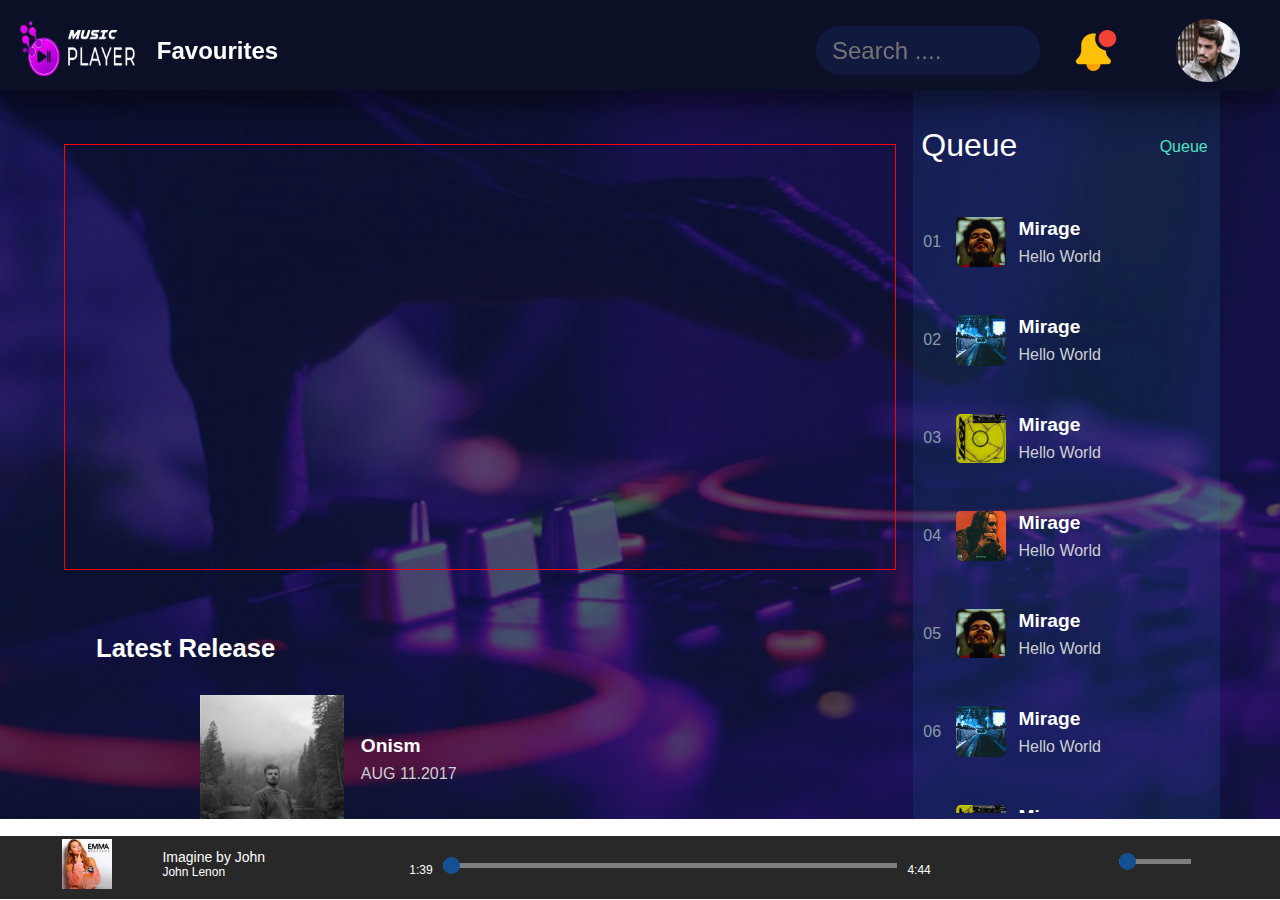
<file: index.html>
<!DOCTYPE html>
<html lang="en">
<head>
    <meta charset="UTF-8">
    <meta http-equiv="X-UA-Compatible" content="IE=edge">
    <meta name="viewport" content="width=device-width, initial-scale=1.0">
    <title>ZMusic Player</title>
    <link rel="stylesheet" href="style.css">
    <link rel="stylesheet" href="responsive-styles/responsive.css">
    <link rel="stylesheet" href="https://use.fontawesome.com/releases/v5.7.1/css/all.css" integrity="sha384-fnmOCqbTlWIlj8LyTjo7mOUStjsKC4pOpQbqyi7RrhN7udi9RwhKkMHpvLbHG9Sr" crossorigin="anonymous
    ">
</head>
<body>
    <header id="main-header">
        <div id="logo">
            <div class="inlineblk">
                <a href="#" id="logo-img">
                    <img src="images/music-player-LOGO2.png" alt="">
                </a>
            </div>
            <div class="favourites">
                Favourites
            </div>
        </div>
        <div id="account">
            <div class="search">
                <i class="fas fa-search"></i>
                <input type="text" name="" id="" placeholder="Search ....">
                <i class="fas fa-microphone"></i>
            </div>
            <div class="notification">
                <img src="images/notification.png" alt="">
            </div>
            <div class="profile">
                <img src="images/my_photo.jpg" alt="">
            </div>
        </div>
    </header>
    <div class="spacer">
    </div>
    <main>
        <section id="banner">
            <div class="banner-display">
                <!-- <img src="images/banners/banner1.png" alt=""> -->
            </div>
            <div class="banner-display">
                <!-- <img src="images/banners/banner2.png" alt=""> -->
            </div>
            <div class="banner-display">
                <!-- <img src="images/banners/banner3.png" alt=""> -->
            </div>
        </section>
        <section id="latest-release">
            <h1 class="section-heading">
                Latest Release
            </h1>
            <div class="release-display">
                <div class="each-release">
                    <div class="image-play-overlay">
                        <img src="images/release/release-image-1.png" alt="">
                        <div class="image__overlay">
                            <i class="fas fa-play release-play-icon"></i>
                        </div>
                    </div>
                    <div class="each-release-des">
                        <h2>Onism</h2>
                        <h3>AUG 11.2017</h3>
                    </div>
                    <div class="release-play">
                        <div class="release-dropdown-menu">
                            <input type="checkbox" id="click1">
                            <label for="click1" class="menu-btn">
                                <i class="fas fa-ellipsis-h"></i>
                            </label>
                            <ul class="release-dropdown-list">
                            <li>
                                <a href="#"> <i class="fas fa-play release-play-icon"></i> Play Now </a>
                            </li>
                            <li>
                                <a href="#"> <i class="fas fa-plus release-play-icon"></i> Add To Queue </a>
                            </li>
                            <li>
                                <a href="#"><i class="fas fa-layer-group release-play-icon"></i> Add To Favourites </a>
                            </li>
                            <li>
                                <a href="#"><i class="fas fa-info-circle release-play-icon"></i> Get Info</a>
                            </li>
                            </ul>
                        </div>
                    </div>
                </div>
                <div class="each-release">
                    <div class="image-play-overlay">
                        <img src="images/release/DaBaby.jpg" alt="">
                        <div class="image__overlay">
                            <i class="fas fa-play release-play-icon"></i>
                        </div>
                    </div>
                    <div class="each-release-des">
                        <h2>Onism</h2>
                        <h3>AUG 11.2017</h3>
                    </div>
                    <div class="release-play">
                        <div class="release-dropdown-menu">
                            <input type="checkbox" id="click2">
                            <label for="click2" class="menu-btn">
                                <i class="fas fa-ellipsis-h"></i>
                            </label>
                            <ul class="release-dropdown-list">
                            <li>
                                <a href="#"> <i class="fas fa-play release-play-icon"></i> Play Now </a>
                            </li>
                            <li>
                                <a href="#"> <i class="fas fa-plus release-play-icon"></i> Add To Queue </a>
                            </li>
                            <li>
                                <a href="#"><i class="fas fa-layer-group release-play-icon"></i> Add To Favourites </a>
                            </li>
                            <li>
                                <a href="#"><i class="fas fa-info-circle release-play-icon"></i> Get Info</a>
                            </li>
                            </ul>
                        </div>
                    </div>
                </div>
                <div class="each-release">
                    <div class="image-play-overlay">
                        <img src="images/release/Weeknd.jpg" alt="">
                        <div class="image__overlay">
                            <i class="fas fa-play release-play-icon"></i>
                        </div>
                    </div>
                    <div class="each-release-des">
                        <h2>Onism</h2>
                        <h3>AUG 11.2017</h3>
                    </div>
                    <div class="release-play">
                        <div class="release-dropdown-menu">
                            <input type="checkbox" id="click3">
                            <label for="click3" class="menu-btn">
                                <i class="fas fa-ellipsis-h"></i>
                            </label>
                            <ul class="release-dropdown-list">
                            <li>
                                <a href="#"> <i class="fas fa-play release-play-icon"></i> Play Now </a>
                            </li>
                            <li>
                                <a href="#"> <i class="fas fa-plus release-play-icon"></i> Add To Queue </a>
                            </li>
                            <li>
                                <a href="#"><i class="fas fa-layer-group release-play-icon"></i> Add To Favourites </a>
                            </li>
                            <li>
                                <a href="#"><i class="fas fa-info-circle release-play-icon"></i> Get Info</a>
                            </li>
                            </ul>
                        </div>
                    </div>
                </div>
                <div class="each-release">
                    <div class="image-play-overlay">
                        <img src="images/release/willow.jpeg" alt="">
                        <div class="image__overlay">
                            <i class="fas fa-play release-play-icon"></i>
                        </div>
                    </div>
                    <div class="each-release-des">
                        <h2>Onism</h2>
                        <h3>AUG 11.2017</h3>
                    </div>
                    <div class="release-play">
                        <div class="release-dropdown-menu">
                            <input type="checkbox" id="click4">
                            <label for="click4" class="menu-btn">
                                <i class="fas fa-ellipsis-h"></i>
                            </label>
                            <ul class="release-dropdown-list">
                            <li>
                                <a href="#"> <i class="fas fa-play release-play-icon"></i> Play Now </a>
                            </li>
                            <li>
                                <a href="#"> <i class="fas fa-plus release-play-icon"></i> Add To Queue </a>
                            </li>
                            <li>
                                <a href="#"><i class="fas fa-layer-group release-play-icon"></i> Add To Favourites </a>
                            </li>
                            <li>
                                <a href="#"><i class="fas fa-info-circle release-play-icon"></i> Get Info</a>
                            </li>
                            </ul>
                        </div>
                    </div>
                </div>
            </div>
        </section>
        <section id="popular-artists">
            <h1 class="section-heading">
                Popular Artists
            </h1>
            <div class="release-display">
                <div class="each-artists">
                    <a href="" class="each-artist-site">
                        <div class="image-play-overlay">
                            <img src="images/popular artists/ed sheeran.jpg" alt="">
                            <div class="image__overlay">
                                <i class="fas fa-play release-play-icon"></i>
                            </div>
                        </div>
                    </a>
                    <div class="each-artist-des">
                        <h2>Ed Sheeran</h2>
                    </div>
                </div>
                <div class="each-artists">
                    <a href="" class="each-artist-site">
                        <div class="image-play-overlay">
                            <img src="images/popular artists/Camila Cabello.jpg" alt="">
                            <div class="image__overlay">
                                <i class="fas fa-play release-play-icon"></i>
                            </div>
                        </div>
                    </a>
                    <div class="each-artist-des">
                        <h2>Camila Cabello</h2>
                    </div>
                </div>
                <div class="each-artists">
                    <a href="" class="each-artist-site">
                        <div class="image-play-overlay">
                            <img src="images/popular artists/drake.jpg" alt="">
                            <div class="image__overlay">
                                <i class="fas fa-play release-play-icon"></i>
                            </div>
                        </div>
                    </a>
                    <div class="each-artist-des">
                        <h2>Drake</h2>
                    </div>
                </div>
                <div class="each-artists">
                    <a href="" class="each-artist-site">
                        <div class="image-play-overlay">
                            <img src="images/popular artists/Katy perry.jpg" alt="">
                            <div class="image__overlay">
                                <i class="fas fa-play release-play-icon"></i>
                            </div>
                        </div>
                    </a>
                    <div class="each-artist-des">
                        <h2>Katy Perry</h2>
                    </div>
                </div>
                <div class="each-artists">
                    <a href="" class="each-artist-site">
                        <div class="image-play-overlay">
                            <img src="images/popular artists/bruno mars.jpg" alt="">
                            <div class="image__overlay">
                                <i class="fas fa-play release-play-icon"></i>
                            </div>
                        </div>
                    </a>
                    <div class="each-artist-des">
                        <h2>Bruno Mars</h2>
                    </div>
                </div>
                <div class="each-artists">
                    <a href="" class="each-artist-site">
                        <div class="image-play-overlay">
                            <img src="images/popular artists/billie eilish.jpg" alt="">
                            <div class="image__overlay">
                                <i class="fas fa-play release-play-icon"></i>
                            </div>
                        </div>
                    </a>
                    <div class="each-artist-des">
                        <h2>Billie Eilish</h2>
                    </div>
                </div>
            </div>
        </section>
        <section id="music-station">
            <div class="music-station-logo">
                <img src="images/music-station/music.png" alt="">
            </div>
                <div class="each-station">
                    love
                </div>
                <div class="each-station">
                    Retro
                </div>
                <div class="each-station">
                    Chill
                </div>
                <div class="each-station">
                    Workout
                </div>
                <div class="each-station">
                    Rock
                </div>
                <div class="each-station">
                    Pop
                </div>
        </section>
        <section id="theme-banner">
            <div class="each-theme-box">
                <div class="each-theme">
                    Party
                </div>
            </div>
            <div class="each-theme-box">
                <div class="each-theme">
                    Electronic
                </div>
            </div>
            <div class="each-theme-box">
                <div class="each-theme">
                    Road
                </div>
            </div>
        </section>
        <section id="latest-english">
            <h1 class="section-heading">
                Latest English
            </h1>
            <div class="release-display">
                <div class="each-song">
                    <a href="" class="each-song-site">
                        <div class="image-play-overlay">
                            <img src="images/latest english/roar.jpg" alt="">
                            <div class="image__overlay">
                                <i class="fas fa-play release-play-icon"></i>
                            </div>
                        </div>
                    </a>
                    <div class="each-release-des">
                        <h2>Roar</h2>
                        <h3>Oct 20, 2021</h3>
                    </div>
                </div>
                <div class="each-song">
                    <a href="" class="each-song-site">
                        <div class="image-play-overlay">
                            <img src="images/latest english/Satisfya.jpg" alt="">
                            <div class="image__overlay">
                                <i class="fas fa-play release-play-icon"></i>
                            </div>
                        </div>
                    </a>
                    <div class="each-release-des">
                        <h2>Satisfya</h2>
                        <h3>Oct 20, 2021</h3>
                    </div>
                </div>
                <div class="each-song">
                    <a href="" class="each-song-site">
                        <div class="image-play-overlay">
                            <img src="images/latest english/Waka Waka.jpg" alt="">
                            <div class="image__overlay">
                                <i class="fas fa-play release-play-icon"></i>
                            </div>
                        </div>
                    </a>
                    <div class="each-release-des">
                        <h2>Waka Waka</h2>
                        <h3>Oct 20, 2021</h3>
                    </div>
                </div>
                <div class="each-song">
                    <a href="" class="each-song-site">
                        <div class="image-play-overlay">
                            <img src="images/latest english/Despacito.jpg" alt="">
                            <div class="image__overlay">
                                <i class="fas fa-play release-play-icon"></i>
                            </div>
                        </div>
                    </a>
                    <div class="each-release-des">
                        <h2>Despacito</h2>
                        <h3>Oct 20, 2021</h3>
                    </div>
                </div>
                <div class="each-song">
                    <a href="" class="each-song-site">
                        <div class="image-play-overlay">
                            <img src="images/latest english/I'll Wait.jpg" alt="">
                            <div class="image__overlay">
                                <i class="fas fa-play release-play-icon"></i>
                            </div>
                        </div>
                    </a>
                    <div class="each-release-des">
                        <h2>I'll Wait</h2>
                        <h3>Oct 20, 2021</h3>
                    </div>
                </div>
                <div class="each-song">
                    <a href="" class="each-song-site">
                        <div class="image-play-overlay">
                            <img src="images/latest english/let me go.jpg" alt="">
                            <div class="image__overlay">
                                <i class="fas fa-play release-play-icon"></i>
                            </div>
                        </div>
                    </a>
                    <div class="each-release-des">
                        <h2>Let Me Go!</h2>
                        <h3>Oct 20, 2021</h3>
                    </div>
                </div>
            </div>
        </section>
        <section id="latest-hindi">
            <h1 class="section-heading">
                Latest Hindi
            </h1>
            <div class="release-display">
                <div class="each-song">
                    <a href="" class="each-song-site">
                        <div class="image-play-overlay">
                            <img src="images/latest hindi/baarish.jpeg" alt="">
                            <div class="image__overlay">
                                <i class="fas fa-play release-play-icon"></i>
                            </div>
                        </div>
                    </a>
                    <div class="each-release-des">
                        <h2>Baarish</h2>
                        <h3>Oct 20, 2021</h3>
                    </div>
                </div>
                <div class="each-song">
                    <a href="" class="each-song-site">
                        <div class="image-play-overlay">
                            <img src="images/latest hindi/galiyaan.jpg" alt="">
                            <div class="image__overlay">
                                <i class="fas fa-play release-play-icon"></i>
                            </div>
                        </div>
                    </a>
                    <div class="each-release-des">
                        <h2>Galiyaan</h2>
                        <h3>Oct 20, 2021</h3>
                    </div>
                </div>
                <div class="each-song">
                    <a href="" class="each-song-site">
                        <div class="image-play-overlay">
                            <img src="images/latest hindi/giveme some sunshine.jpg" alt="">
                            <div class="image__overlay">
                                <i class="fas fa-play release-play-icon"></i>
                            </div>
                        </div>
                    </a>
                    <div class="each-release-des">
                        <h2>Give Me Sunshine</h2>
                        <h3>Oct 20, 2021</h3>
                    </div>
                </div>
                <div class="each-song">
                    <a href="" class="each-song-site">
                        <div class="image-play-overlay">
                            <img src="images/latest hindi/kaun tujhe.jpg" alt="">
                            <div class="image__overlay">
                                <i class="fas fa-play release-play-icon"></i>
                            </div>
                        </div>
                    </a>
                    <div class="each-release-des">
                        <h2>Kaun Tujhe</h2>
                        <h3>Oct 20, 2021</h3>
                    </div>
                </div>
                <div class="each-song">
                    <a href="" class="each-song-site">
                        <div class="image-play-overlay">
                            <img src="images/latest hindi/tera ban jaunga.jpg" alt="">
                            <div class="image__overlay">
                                <i class="fas fa-play release-play-icon"></i>
                            </div>
                        </div>
                    </a>
                    <div class="each-release-des">
                        <h2>Tera Ban Jaunga</h2>
                        <h3>Oct 20, 2021</h3>
                    </div>
                </div>
                <div class="each-song">
                    <a href="" class="each-song-site">
                        <div class="image-play-overlay">
                            <img src="images/latest hindi/tere sang yara.jpg" alt="">
                            <div class="image__overlay">
                                <i class="fas fa-play release-play-icon"></i>
                            </div>
                        </div>
                    </a>
                    <div class="each-release-des">
                        <h2>Tere Sang</h2>
                        <h3>Oct 20, 2021</h3>
                    </div>
                </div>
            </div>
        </section>
    </main>
    <aside>
        <header id="aside-header">
                <div class="queue-heading">
                    Queue
                </div>
                <div class="release-play">
                    <div class="release-dropdown-menu">
                        <input type="checkbox" id="click5">
                        <label for="click5" class="menu-btn">
                            Queue &nbsp;<i class="fas fa-chevron-down"></i>
                        </label>
                        <ul class="release-dropdown-list">
                        <li>
                            <a href="#">Playlist </a>
                        </li>
                        <li>
                            <a href="#">Favourite Song </a>
                        </li>
                        </ul>
                    </div>
                </div>
        </header>
        <div id="queue-content">
            <div class="each-queue">
                <div class="each-queue-number">01</div>
                <div class="each-queue-pic">
                    <div class="image-play-overlay">
                        <img src="images/queue/after.jpg" alt="">
                        <div class="image__overlay">
                            <i class="fas fa-play release-play-icon"></i>
                        </div>
                    </div>
                </div>
                <div class="each-queue-des">
                    <h2>Mirage</h2>
                    <h3>Hello World</h3>
                </div>
                <div class="each-queue-heart"><i class="far fa-heart"></i></div>
            </div>
            <div class="each-queue">
                <div class="each-queue-number">02</div>
                <div class="each-queue-pic">
                    <div class="image-play-overlay">
                        <img src="images/queue/austin.jpg" alt="">
                        <div class="image__overlay">
                            <i class="fas fa-play release-play-icon"></i>
                        </div>
                    </div>
                </div>
                <div class="each-queue-des">
                    <h2>Mirage</h2>
                    <h3>Hello World</h3>
                </div>
                <div class="each-queue-heart"><i class="far fa-heart"></i></div>
            </div>
            <div class="each-queue">
                <div class="each-queue-number">03</div>
                <div class="each-queue-pic">
                    <div class="image-play-overlay">
                        <img src="images/queue/beer.jpg" alt="">
                        <div class="image__overlay">
                            <i class="fas fa-play release-play-icon"></i>
                        </div>
                    </div>
                </div>
                <div class="each-queue-des">
                    <h2>Mirage</h2>
                    <h3>Hello World</h3>
                </div>
                <div class="each-queue-heart"><i class="far fa-heart"></i></div>
            </div>
            <div class="each-queue">
                <div class="each-queue-number">04</div>
                <div class="each-queue-pic">
                    <div class="image-play-overlay">
                        <img src="images/queue/stoney.jpg" alt="">
                        <div class="image__overlay">
                            <i class="fas fa-play release-play-icon"></i>
                        </div>
                    </div>
                </div>
                <div class="each-queue-des">
                    <h2>Mirage</h2>
                    <h3>Hello World</h3>
                </div>
                <div class="each-queue-heart"><i class="far fa-heart"></i></div>
            </div>
            <div class="each-queue">
                <div class="each-queue-number">05</div>
                <div class="each-queue-pic">
                    <div class="image-play-overlay">
                        <img src="images/queue/after.jpg" alt="">
                        <div class="image__overlay">
                            <i class="fas fa-play release-play-icon"></i>
                        </div>
                    </div>
                </div>
                <div class="each-queue-des">
                    <h2>Mirage</h2>
                    <h3>Hello World</h3>
                </div>
                <div class="each-queue-heart"><i class="far fa-heart"></i></div>
            </div>
            <div class="each-queue">
                <div class="each-queue-number">06</div>
                <div class="each-queue-pic">
                    <div class="image-play-overlay">
                        <img src="images/queue/austin.jpg" alt="">
                        <div class="image__overlay">
                            <i class="fas fa-play release-play-icon"></i>
                        </div>
                    </div>
                </div>
                <div class="each-queue-des">
                    <h2>Mirage</h2>
                    <h3>Hello World</h3>
                </div>
                <div class="each-queue-heart"><i class="far fa-heart"></i></div>
            </div>
            <div class="each-queue">
                <div class="each-queue-number">07</div>
                <div class="each-queue-pic">
                    <div class="image-play-overlay">
                        <img src="images/queue/beer.jpg" alt="">
                        <div class="image__overlay">
                            <i class="fas fa-play release-play-icon"></i>
                        </div>
                    </div>
                </div>
                <div class="each-queue-des">
                    <h2>Mirage</h2>
                    <h3>Hello World</h3>
                </div>
                <div class="each-queue-heart"><i class="far fa-heart"></i></div>
            </div>
            <div class="each-queue">
                <div class="each-queue-number">08</div>
                <div class="each-queue-pic">
                    <div class="image-play-overlay">
                        <img src="images/queue/stoney.jpg" alt="">
                        <div class="image__overlay">
                            <i class="fas fa-play release-play-icon"></i>
                        </div>
                    </div>
                </div>
                <div class="each-queue-des">
                    <h2>Mirage</h2>
                    <h3>Hello World</h3>
                </div>
                <div class="each-queue-heart"><i class="far fa-heart"></i></div>
            </div>
            <div class="each-queue">
                <div class="each-queue-number">09</div>
                <div class="each-queue-pic">
                    <div class="image-play-overlay">
                        <img src="images/queue/after.jpg" alt="">
                        <div class="image__overlay">
                            <i class="fas fa-play release-play-icon"></i>
                        </div>
                    </div>
                </div>
                <div class="each-queue-des">
                    <h2>Mirage</h2>
                    <h3>Hello World</h3>
                </div>
                <div class="each-queue-heart"><i class="far fa-heart"></i></div>
            </div>
            <div class="each-queue">
                <div class="each-queue-number">10</div>
                <div class="each-queue-pic">
                    <div class="image-play-overlay">
                        <img src="images/queue/austin.jpg" alt="">
                        <div class="image__overlay">
                            <i class="fas fa-play release-play-icon"></i>
                        </div>
                    </div>
                </div>
                <div class="each-queue-des">
                    <h2>Mirage</h2>
                    <h3>Hello World</h3>
                </div>
                <div class="each-queue-heart"><i class="far fa-heart"></i></div>
            </div>
            <div class="each-queue">
                <div class="each-queue-number">11</div>
                <div class="each-queue-pic">
                    <div class="image-play-overlay">
                        <img src="images/queue/beer.jpg" alt="">
                        <div class="image__overlay">
                            <i class="fas fa-play release-play-icon"></i>
                        </div>
                    </div>
                </div>
                <div class="each-queue-des">
                    <h2>Mirage</h2>
                    <h3>Hello World</h3>
                </div>
                <div class="each-queue-heart"><i class="far fa-heart"></i></div>
            </div>
            <div class="each-queue">
                <div class="each-queue-number">12</div>
                <div class="each-queue-pic">
                    <div class="image-play-overlay">
                        <img src="images/queue/stoney.jpg" alt="">
                        <div class="image__overlay">
                            <i class="fas fa-play release-play-icon"></i>
                        </div>
                    </div>
                </div>
                <div class="each-queue-des">
                    <h2>Mirage</h2>
                    <h3>Hello World</h3>
                </div>
                <div class="each-queue-heart"><i class="far fa-heart"></i></div>
            </div>
        </div>
    </aside>
    <footer>
        <div class="active-song-description">
            <!-- song image -->
            <div id="song-image">
                <img src="images/latest english/Satisfya.jpg">
            </div>
            <!-- song name and author -->
            <div class="song-desc">
                <div>
                    Imagine by John
                </div>
                <div>
                    John Lenon
                </div>
                <!-- heart icon and ban icon -->
            </div>
            <div class="heart-and-ban-icon">
                <span>
                    <i class="far fa-heart"></i>
                </span>
                <span>
                    <i class="fas fa-ban"></i>
                </span>
            </div>
        </div>
        <!-- these are the main player controls -->
        <div class="player">
            <div class="controls">
                <div><i class="fas fa-random"></i></div>
                <div><i class="fas fa-step-backward"></i></div>
                <div><i class="fas fa-pause-circle"></i></div>
                <div><i class="fas fa-step-forward"></i></div>
                <div><i class="fas fa-redo"></i></div>
            </div>
            <!-- this is the slider -->
            <div id="slider">
                <!-- current time -->
                <div class="time">
                    1:39
                </div>
                <div class="slidecontainer">
                    <input type="range" min="0" max="100" value="0" class="slider" id="myRange">
                </div>
                <!-- total time -->
                <div class="time">
                    4:44
                </div>
            </div>
        </div>
        <!-- other icons including the volume slider and all -->
        <div class="extras">
            <div>
                <i class="fas fa-list-ul"></i>
            </div>
            <div>
                <i class="fas fa-laptop"></i>
            </div>
            <div>
                <i class="fas fa-volume-up"></i>
            </div>
            <div class="slidecontainer" style="width:30%;">
                <input type="range" min="0" max="100" value="0" class="slider" id="myRange" style="margin-top:0px;">
            </div>
            <div>
                <i class="fas fa-expand-alt"></i>
            </div>
        </div>
    </footer>
</body>
</html>
</file>
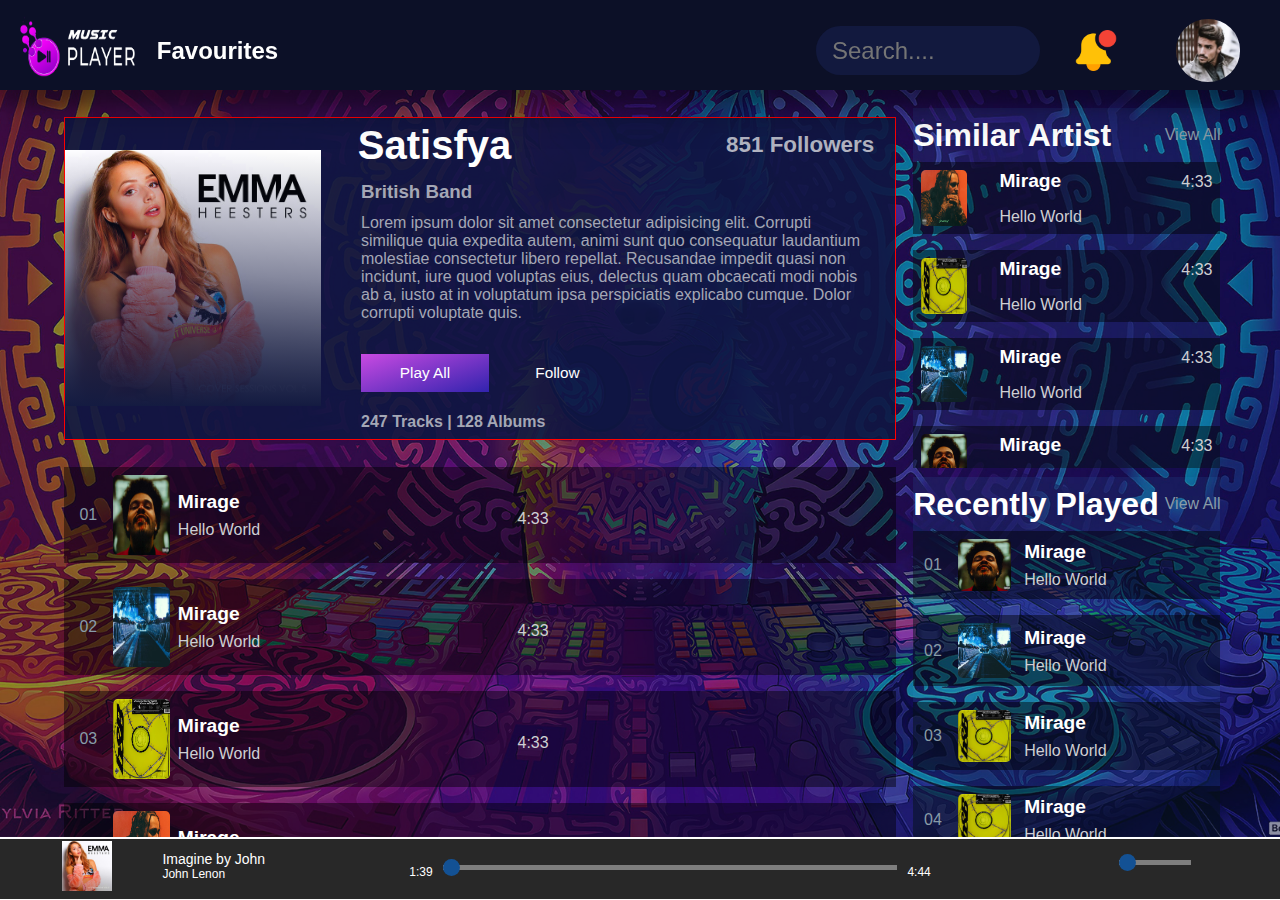
<file: WebSinglePlaylist.html>
<!DOCTYPE html>
<html lang="en">
<head>
    <meta charset="UTF-8">
    <meta http-equiv="X-UA-Compatible" content="IE=edge">
    <meta name="viewport" content="width=device-width, initial-scale=1.0">
    <title>My Playlist</title>
    <link rel="stylesheet" href="StyleSinglePlaylist.css">
    <link rel="stylesheet" href="responsive-styles/responsive-StyleSinglePlaylist.css">
    <link rel="stylesheet" href="https://use.fontawesome.com/releases/v5.7.1/css/all.css" integrity="sha384-fnmOCqbTlWIlj8LyTjo7mOUStjsKC4pOpQbqyi7RrhN7udi9RwhKkMHpvLbHG9Sr" crossorigin="anonymous
    ">
</head>
<body>
    <header id="main-header">
        <div id="logo">
            <div class="inlineblk">
                <a href="#" id="logo-img">
                    <img src="images/music-player-LOGO2.png" alt="">
                </a>
            </div>
            <div class="favourites">
                Favourites
            </div>
        </div>
        <div id="account">
            <div class="search">
                <i class="fas fa-search"></i>
                <input type="text" name="" id="" placeholder="Search....">
                <i class="fas fa-microphone"></i>
            </div>
            <div class="notification">
                <img src="images/notification.png" alt="">
            </div>
            <div class="profile">
                <img src="images/my_photo.jpg" alt="">
            </div>
        </div>
    </header>
    <div class="spacer">
    </div>
    <main>
        <section id="banner">
            <div class="banner-img"></div>
            <div class="banner-des">
                <div class="banner-heading">
                    <h2>Satisfya</h2>
                    <h3>851 Followers</h3>
                </div>
                <div class="banner-detail">
                    <h3>British Band</h3>
                    <p>Lorem ipsum dolor sit amet consectetur adipisicing elit. Corrupti similique quia expedita autem, animi sunt quo consequatur laudantium molestiae consectetur libero repellat. Recusandae impedit quasi non incidunt, iure quod voluptas eius, delectus quam obcaecati modi nobis ab a, iusto at in voluptatum ipsa perspiciatis explicabo cumque. Dolor corrupti voluptate quis.</p>
                </div>
                <div class="banner-btns">
                    <button>Play All</button>
                    <button>Follow</button>
                </div>
                <div class="track-album">
                    <h4>247 Tracks | 128 Albums</h4>
                </div>
            </div>
        </section>
        <section id="playlist">
            <div class="each-queue">
                <div class="each-queue-number">01</div>
                <div class="each-queue-pic">
                    <div class="image-play-overlay">
                        <img src="images/queue/after.jpg" alt="">
                        <div class="image__overlay">
                            <i class="fas fa-play release-play-icon"></i>
                        </div>
                    </div>
                </div>
                <div class="each-queue-des">
                    <h2>Mirage</h2>
                    <h3>Hello World</h3>
                </div>
                <div class="each-queue-time">
                    <h3>4:33</h3>
                </div>
                <div class="each-queue-heart"><i class="far fa-heart"></i><i class="fas fa-plus"></i>
                </div>
            </div>
            <div class="each-queue">
                <div class="each-queue-number">02</div>
                <div class="each-queue-pic">
                    <div class="image-play-overlay">
                        <img src="images/queue/austin.jpg" alt="">
                        <div class="image__overlay">
                            <i class="fas fa-play release-play-icon"></i>
                        </div>
                    </div>
                </div>
                <div class="each-queue-des">
                    <h2>Mirage</h2>
                    <h3>Hello World</h3>
                </div>
                <div class="each-queue-time">
                    <h3>4:33</h3>
                </div>
                <div class="each-queue-heart"><i class="far fa-heart"></i><i class="fas fa-plus"></i>
                </div>
            </div>
            <div class="each-queue">
                <div class="each-queue-number">03</div>
                <div class="each-queue-pic">
                    <div class="image-play-overlay">
                        <img src="images/queue/beer.jpg" alt="">
                        <div class="image__overlay">
                            <i class="fas fa-play release-play-icon"></i>
                        </div>
                    </div>
                </div>
                <div class="each-queue-des">
                    <h2>Mirage</h2>
                    <h3>Hello World</h3>
                </div>
                <div class="each-queue-time">
                    <h3>4:33</h3>
                </div>
                <div class="each-queue-heart"><i class="far fa-heart"></i><i class="fas fa-plus"></i>
                </div>
            </div>
            <div class="each-queue">
                <div class="each-queue-number">04</div>
                <div class="each-queue-pic">
                    <div class="image-play-overlay">
                        <img src="images/queue/stoney.jpg" alt="">
                        <div class="image__overlay">
                            <i class="fas fa-play release-play-icon"></i>
                        </div>
                    </div>
                </div>
                <div class="each-queue-des">
                    <h2>Mirage</h2>
                    <h3>Hello World</h3>
                </div>
                <div class="each-queue-time">
                    <h3>4:33</h3>
                </div>
                <div class="each-queue-heart"><i class="far fa-heart"></i><i class="fas fa-plus"></i>
                </div>
            </div>
            <div class="each-queue">
                <div class="each-queue-number">05</div>
                <div class="each-queue-pic">
                    <div class="image-play-overlay">
                        <img src="images/queue/after.jpg" alt="">
                        <div class="image__overlay">
                            <i class="fas fa-play release-play-icon"></i>
                        </div>
                    </div>
                </div>
                <div class="each-queue-des">
                    <h2>Mirage</h2>
                    <h3>Hello World</h3>
                </div>
                <div class="each-queue-time">
                    <h3>4:33</h3>
                </div>
                <div class="each-queue-heart"><i class="far fa-heart"></i><i class="fas fa-plus"></i>
                </div>
            </div>
            <div class="each-queue">
                <div class="each-queue-number">06</div>
                <div class="each-queue-pic">
                    <div class="image-play-overlay">
                        <img src="images/queue/austin.jpg" alt="">
                        <div class="image__overlay">
                            <i class="fas fa-play release-play-icon"></i>
                        </div>
                    </div>
                </div>
                <div class="each-queue-des">
                    <h2>Mirage</h2>
                    <h3>Hello World</h3>
                </div>
                <div class="each-queue-time">
                    <h3>4:33</h3>
                </div>
                <div class="each-queue-heart"><i class="far fa-heart"></i><i class="fas fa-plus"></i>
                </div>
            </div>
            <div class="each-queue">
                <div class="each-queue-number">07</div>
                <div class="each-queue-pic">
                    <div class="image-play-overlay">
                        <img src="images/queue/beer.jpg" alt="">
                        <div class="image__overlay">
                            <i class="fas fa-play release-play-icon"></i>
                        </div>
                    </div>
                </div>
                <div class="each-queue-des">
                    <h2>Mirage</h2>
                    <h3>Hello World</h3>
                </div>
                <div class="each-queue-time">
                    <h3>4:33</h3>
                </div>
                <div class="each-queue-heart"><i class="far fa-heart"></i><i class="fas fa-plus"></i>
                </div>
            </div>
            <div class="each-queue">
                <div class="each-queue-number">08</div>
                <div class="each-queue-pic">
                    <div class="image-play-overlay">
                        <img src="images/queue/stoney.jpg" alt="">
                        <div class="image__overlay">
                            <i class="fas fa-play release-play-icon"></i>
                        </div>
                    </div>
                </div>
                <div class="each-queue-des">
                    <h2>Mirage</h2>
                    <h3>Hello World</h3>
                </div>
                <div class="each-queue-time">
                    <h3>4:33</h3>
                </div>
                <div class="each-queue-heart"><i class="far fa-heart"></i><i class="fas fa-plus"></i>
                </div>
            </div>
        </section>
    </main>
    <aside>
        <section id="similar-artist">
            <header class="aside-header">
                <div class="aside-heading1">
                    Similar Artist
                </div>
                <div class="aside-heading2">
                    View All
                </div>
            </header>
            <div class="queue-content">
                <div class="each-queue">
                    <div class="each-queue-pic">
                        <div class="image-play-overlay">
                            <img src="images/queue/stoney.jpg" alt="">
                            <div class="image__overlay">
                                <i class="fas fa-play release-play-icon"></i>
                            </div>
                        </div>
                    </div>
                    <div class="each-queue-des">
                        <h2>Mirage</h2>
                        <h3>Hello World</h3>
                    </div>
                    <div class="each-queue-dot"><i class="fas fa-ellipsis-h"></i>
                        <h3>4:33</h3>
                    </div>
                </div>
                <div class="each-queue">
                    <div class="each-queue-pic">
                        <div class="image-play-overlay">
                            <img src="images/queue/beer.jpg" alt="">
                            <div class="image__overlay">
                                <i class="fas fa-play release-play-icon"></i>
                            </div>
                        </div>
                    </div>
                    <div class="each-queue-des">
                        <h2>Mirage</h2>
                        <h3>Hello World</h3>
                    </div>
                    <div class="each-queue-dot"><i class="fas fa-ellipsis-h"></i>
                        <h3>4:33</h3>
                    </div>
                </div>
                <div class="each-queue">
                    <div class="each-queue-pic">
                        <div class="image-play-overlay">
                            <img src="images/queue/austin.jpg" alt="">
                            <div class="image__overlay">
                                <i class="fas fa-play release-play-icon"></i>
                            </div>
                        </div>
                    </div>
                    <div class="each-queue-des">
                        <h2>Mirage</h2>
                        <h3>Hello World</h3>
                    </div>
                    <div class="each-queue-dot"><i class="fas fa-ellipsis-h"></i>
                        <h3>4:33</h3>
                    </div>
                </div>
                <div class="each-queue">
                    <div class="each-queue-pic">
                        <div class="image-play-overlay">
                            <img src="images/queue/after.jpg" alt="">
                            <div class="image__overlay">
                                <i class="fas fa-play release-play-icon"></i>
                            </div>
                        </div>
                    </div>
                    <div class="each-queue-des">
                        <h2>Mirage</h2>
                        <h3>Hello World</h3>
                    </div>
                    <div class="each-queue-dot"><i class="fas fa-ellipsis-h"></i>
                        <h3>4:33</h3>
                    </div>
                </div>
                <div class="each-queue">
                    <div class="each-queue-pic">
                        <div class="image-play-overlay">
                            <img src="images/queue/stoney.jpg" alt="">
                            <div class="image__overlay">
                                <i class="fas fa-play release-play-icon"></i>
                            </div>
                        </div>
                    </div>
                    <div class="each-queue-des">
                        <h2>Mirage</h2>
                        <h3>Hello World</h3>
                    </div>
                    <div class="each-queue-dot"><i class="fas fa-ellipsis-h"></i>
                        <h3>4:33</h3>
                    </div>
                </div>
                <div class="each-queue">
                    <div class="each-queue-pic">
                        <div class="image-play-overlay">
                            <img src="images/queue/beer.jpg" alt="">
                            <div class="image__overlay">
                                <i class="fas fa-play release-play-icon"></i>
                            </div>
                        </div>
                    </div>
                    <div class="each-queue-des">
                        <h2>Mirage</h2>
                        <h3>Hello World</h3>
                    </div>
                    <div class="each-queue-dot"><i class="fas fa-ellipsis-h"></i>
                        <h3>4:33</h3>
                    </div>
                </div>
                <div class="each-queue">
                    <div class="each-queue-pic">
                        <div class="image-play-overlay">
                            <img src="images/queue/austin.jpg" alt="">
                            <div class="image__overlay">
                                <i class="fas fa-play release-play-icon"></i>
                            </div>
                        </div>
                    </div>
                    <div class="each-queue-des">
                        <h2>Mirage</h2>
                        <h3>Hello World</h3>
                    </div>
                    <div class="each-queue-dot"><i class="fas fa-ellipsis-h"></i>
                        <h3>4:33</h3>
                    </div>
                </div>
                <div class="each-queue">
                    <div class="each-queue-pic">
                        <div class="image-play-overlay">
                            <img src="images/queue/after.jpg" alt="">
                            <div class="image__overlay">
                                <i class="fas fa-play release-play-icon"></i>
                            </div>
                        </div>
                    </div>
                    <div class="each-queue-des">
                        <h2>Mirage</h2>
                        <h3>Hello World</h3>
                    </div>
                    <div class="each-queue-dot"><i class="fas fa-ellipsis-h"></i>
                        <h3>4:33</h3>
                    </div>
                </div>
            </div>
        </section>
        <section id="recently-played">
            <header class="aside-header">
                <div class="aside-heading1">
                    Recently Played
                </div>
                <div class="aside-heading2">
                    View All
                </div>
            </header>
            <div class="queue-content">
                <div class="each-queue">
                    <div class="each-queue-number">01</div>
                    <div class="each-queue-pic">
                        <div class="image-play-overlay">
                            <img src="images/queue/after.jpg" alt="">
                            <div class="image__overlay">
                                <i class="fas fa-play release-play-icon"></i>
                            </div>
                        </div>
                    </div>
                    <div class="each-queue-des">
                        <h2>Mirage</h2>
                        <h3>Hello World</h3>
                    </div>
                    <div class="each-queue-heart"><i class="far fa-heart"></i></div>
                </div>
                <div class="each-queue">
                    <div class="each-queue-number">02</div>
                    <div class="each-queue-pic">
                        <div class="image-play-overlay">
                            <img src="images/queue/austin.jpg" alt="">
                            <div class="image__overlay">
                                <i class="fas fa-play release-play-icon"></i>
                            </div>
                        </div>
                    </div>
                    <div class="each-queue-des">
                        <h2>Mirage</h2>
                        <h3>Hello World</h3>
                    </div>
                    <div class="each-queue-heart"><i class="far fa-heart"></i></div>
                </div>
                <div class="each-queue">
                    <div class="each-queue-number">03</div>
                    <div class="each-queue-pic">
                        <div class="image-play-overlay">
                            <img src="images/queue/beer.jpg" alt="">
                            <div class="image__overlay">
                                <i class="fas fa-play release-play-icon"></i>
                            </div>
                        </div>
                    </div>
                    <div class="each-queue-des">
                        <h2>Mirage</h2>
                        <h3>Hello World</h3>
                    </div>
                    <div class="each-queue-heart"><i class="far fa-heart"></i></div>
                </div>
                <div class="each-queue">
                    <div class="each-queue-number">04</div>
                    <div class="each-queue-pic">
                        <div class="image-play-overlay">
                            <img src="images/queue/beer.jpg" alt="">
                            <div class="image__overlay">
                                <i class="fas fa-play release-play-icon"></i>
                            </div>
                        </div>
                    </div>
                    <div class="each-queue-des">
                        <h2>Mirage</h2>
                        <h3>Hello World</h3>
                    </div>
                    <div class="each-queue-heart"><i class="far fa-heart"></i></div>
                </div>
                <div class="each-queue">
                    <div class="each-queue-number">05</div>
                    <div class="each-queue-pic">
                        <div class="image-play-overlay">
                            <img src="images/queue/stoney.jpg" alt="">
                            <div class="image__overlay">
                                <i class="fas fa-play release-play-icon"></i>
                            </div>
                        </div>
                    </div>
                    <div class="each-queue-des">
                        <h2>Mirage</h2>
                        <h3>Hello World</h3>
                    </div>
                    <div class="each-queue-heart"><i class="far fa-heart"></i></div>
                </div>
            </div>
        </section>
    </aside>
    <footer>
        <div class="active-song-description">
            <!-- song image -->
            <div id="song-image">
                <img src="images/latest english/Satisfya.jpg">
            </div>
            <!-- song name and author -->
            <div class="song-desc">
                <div>
                    Imagine by John
                </div>
                <div>
                    John Lenon
                </div>
                <!-- heart icon and ban icon -->
            </div>
            <div class="heart-and-ban-icon">
                <span>
                    <i class="far fa-heart"></i>
                </span>
                <span>
                    <i class="fas fa-ban"></i>
                </span>
            </div>
        </div>
        <!-- these are the main player controls -->
        <div class="player">
            <div class="controls">
                <div><i class="fas fa-random"></i></div>
                <div><i class="fas fa-step-backward"></i></div>
                <div><i class="fas fa-pause-circle"></i></div>
                <div><i class="fas fa-step-forward"></i></div>
                <div><i class="fas fa-redo"></i></div>
            </div>
            <!-- this is the slider -->
            <div id="slider">
                <!-- current time -->
                <div class="time">
                    1:39
                </div>
                <div class="slidecontainer">
                    <input type="range" min="0" max="100" value="0" class="slider" id="myRange">
                </div>
                <!-- total time -->
                <div class="time">
                    4:44
                </div>
            </div>
        </div>
        <!-- other icons including the volume slider and all -->
        <div class="extras">
            <div>
                <i class="fas fa-list-ul"></i>
            </div>
            <div>
                <i class="fas fa-laptop"></i>
            </div>
            <div>
                <i class="fas fa-volume-up"></i>
            </div>
            <div class="slidecontainer" style="width:30%;">
                <input type="range" min="0" max="100" value="0" class="slider" id="myRange" style="margin-top:0px;">
            </div>
            <div>
                <i class="fas fa-expand-alt"></i>
            </div>
        </div>
    </footer>
</body>
</html>
</file>
<file: style.css>
*{
    margin: 0;
    padding: 0;
    text-decoration: none;
    font-family: Helvetica, sans-serif;
    color: white;
    vertical-align: top;
    box-sizing: border-box;
}
body{
    background-image: url(images/background2.jpg);
    background-position: center;
    background-size: cover;
    background-repeat: no-repeat;
    width: 100vw;
    height: auto;
}
:root {
    --primary: #0c1027;
  }
input{
    outline: none;
}
#main-header{
    width: 100vw;
    height: 10vh;
    position: fixed;
    margin: 0 0;
    top: 0;
    left: 0;
    /* right: 0; */
    background-color: var(--primary);
    padding: 1rem 1rem 0.3rem;
    display: flex;
    flex-direction: row;
    align-items: center;
    justify-content: space-between;
    z-index: 99;
    box-shadow: rgba(0, 0, 0, 0.3) 0px 19px 38px, rgba(0, 0, 0, 0.22) 0px 15px 12px;
}
#logo{
    height: 100%;
    width: 20vw;
    display: flex;
    flex-direction: row;
    align-items: center;
}
.inlineblk{
    height: 100%;
    width: 50%;
    /* border: 1px solid red; */
}
#logo-img{
    height: 100%;
    width: 100%;
    display: flex;
}
#logo-img img{
    height:100%;
    width: 100%;
}
.favourites{
    display:flex;
    flex-direction: row;
    align-items: center;
    text-align: left;
    height: 100%;
    width: 45%;
    margin-left: 5%;
    font-size: 1.5rem;
    font-weight: 600;
    color: white;
    /* border: 1px solid red; */
}
#account{
    height: 100%;
    width: 35vw;
    display: flex;
    flex-direction: row;
    justify-content: space-between;
    align-items: center;
    /* border: 1px solid red; */
}
.search{
    background-color: #12193e;
    height: 70%;
    width: 50%;
    display:flex;
    flex-direction: row;
    align-items: center;
    text-align: left;
    font-size: 1.5rem;
    border-radius: 2.5rem;
    padding: 0.7rem;
}
.search input[type=text]{
    color: white;
    background-color: #12193e;
    border: none;
    height: 100%;
    width: 100%;
    font-size: 1.5rem;
}
.fa-search{
    margin-right: 0.3rem;
}
.fa-microphone{
    color:#93a8b3;
}
.notification{
    height: 60%;
    width: 15%;
    display:flex;
    flex-direction: row;
    align-items: center;
    justify-content: center;
    margin-left: 5%;
}
.notification img{
    height: 100%;
}
.profile{
    height: 90%;
    width: 25%;
    display:flex;
    flex-direction: row;
    align-items: center;
    justify-content: center;
    margin-left: 5%;
    /* border-radius: 50%; */
}
.profile img{
    height: 100%;
    border-radius: 50%;
}
.spacer{
    height: 10vh;
    width: 100vw;
    background-color: hotpink;
}



/* Main */
main{
    width: 65vw;
    /* background-color: #69ffcd; */
    display: inline-block;
    margin-left: 5vw;
    height: 81vh;
    overflow: scroll;
    scroll-behavior: smooth;
    scrollbar-width: none;
}



/* Section Main Banner */
#banner{
    width: 100%;
    height: auto;
    display: flex;
    flex-direction: row;
    align-items: center;
    justify-content: space-between;
    flex-wrap: nowrap;
    margin-top: 6vh;
    padding: 2rem;
    border: 1px solid red;
}
.banner-display {
    width: 40vh;
    height: 40vh;
    /* display: flex;
    flex-wrap: wrap;
    justify-content:space-evenly; */
    transition: all 0.3s ease-in-out;
}
.banner-display img{
    width: 100%;
}
.banner-display:nth-child(1){
    animation: SlideShow1 21s ease-in-out infinite;
}
.banner-display:nth-child(2){
    animation: SlideShow2 21s ease-in-out infinite;
}
.banner-display:nth-child(3){
    animation: SlideShow3 21s ease-in-out infinite;
}
@keyframes SlideShow1 {
    0% {
    background-image: url(images/banners/banner1.png);
    background-position: center;
    background-size: cover;
    background-repeat: no-repeat;
    }
    50% {
        background-image: url(images/banners/banner3.png);
        background-position: center;
        background-size: cover;
        background-repeat: no-repeat;
    }
    100% {
        background-image: url(images/banners/banner2.png);
        background-position: center;
        background-size: cover;
        background-repeat: no-repeat;
    }
}
@keyframes SlideShow2 {
    0% {
    background-image: url(images/banners/banner2.png);
    background-position: center;
    background-size: cover;
    background-repeat: no-repeat;
    }
    50% {
        background-image: url(images/banners/banner1.png);
        background-position: center;
        background-size: cover;
        background-repeat: no-repeat;
    }
    100% {
        background-image: url(images/banners/banner3.png);
        background-position: center;
        background-size: cover;
        background-repeat: no-repeat;
    }
}
@keyframes SlideShow3 {
    0% {
    background-image: url(images/banners/banner3.png);
    background-position: center;
    background-size: cover;
    background-repeat: no-repeat;
    }
    50% {
        background-image: url(images/banners/banner2.png);
        background-position: center;
        background-size: cover;
        background-repeat: no-repeat;
    }
    100% {
        background-image: url(images/banners/banner1.png);
        background-position: center;
        background-size: cover;
        background-repeat: no-repeat;
    }
}
.banner-display:hover {
    transform: scale(1.1,1.1);
}



/* Latest Release */
#latest-release{
    width: 100%;
    height: auto;
    display: flex;
    flex-direction: column;
    padding: 2rem;
    padding-right: 7rem;
    /* border: 1px solid red; */
}
.section-heading{
    display:flex;
    flex-direction: row;
    align-items: center;
    text-align: left;
    width: 100%;
    font-size: 1.6rem;
    font-weight: 600;
    margin-top: 2rem;
    margin-bottom: 2rem;
    color: white;
}
.release-display{
    width: 100%;
    height: auto;
    display: flex;
    flex-direction: row;
    align-items: center;
    justify-content: space-evenly;
    flex-wrap: wrap;
}
.each-release{
    width: 30rem;
    height: 8rem;
    display: flex;
    flex-direction: row;
    margin-bottom: 1.5rem;
    align-items: center;
    justify-content: space-between;
    
}
.each-release:hover{
    border: 1px solid red;
    background-color: rgba(255, 255, 255, 0.9);
}
.each-release:hover h2{
    color: #34a8e2;
}
.each-release:hover h3{
    color: black;
}
.each-release:hover .fa-ellipsis-h{
    color: #08caa0;
}
.image-play-overlay{
    width: 30%;
    height: 100%;
    position: relative;
}
.image-play-overlay img{
    width: 100%;
    height: 100%;
}
.image-play-overlay .image__overlay{
    position: absolute;
    top: 0;
    left: 0;
    width: 100%;
    height: 100%;
    background: rgba(0, 0, 0, 0.6);
    color: #ffffff;
    display: flex;
    flex-direction: column;
    font-size: 2rem;
    align-items: center;
    justify-content: center;
    opacity: 0;
    transition: opacity 0.25s;
}
.image-play-overlay .image__overlay > * {
    transform: translateY(20px);
    transition: transform 0.25s;
}

.image-play-overlay .image__overlay:hover {
    opacity: 1;
}
.image-play-overlay .image__overlay:hover > * {
    transform: translateY(0);
}
.each-release-des{
    width: 55%;
    height: 100%;
    display: flex;
    flex-direction: column;
    justify-content: center;
    text-align: left;
}
.each-release-des h2{
    font-size: 1.2rem;
    font-weight: 800;
}
.each-release-des h3{
    margin-top: 0.5rem;
    font-size: 1rem;
    font-weight: 500;
    color: #cecfd3;
}
.release-play{
    width: 8%;
    height: 100%;
}
.fa-ellipsis-h{
    font-size: 1.6rem;
    color: #93a8b3;
}
.release-dropdown-menu{
    position: relative;
    text-align: left;
    height: 100%;
    width: 100%;
}
input[type="checkbox"]{
    display: none;
}
.release-dropdown-list{
    list-style: none;
    position: absolute;
    display: none;
    right: 0%;
    top: 25%;
    width: 15rem;
    background-color: #e2e2e2;
    z-index: 9;
    /* transition: all 2s ease; */
}
.release-dropdown-list li{
    display: block;
    margin: 1.5rem 1rem;
    padding-bottom: 0.5rem;
    font-size: 1.1rem;
    font-weight: bold;
    border-bottom: 2px solid #b0b2b8;
}
.release-dropdown-list li a{
    text-decoration: none;
    color:#0c1027;
}
.release-play-icon{
    color: #b8b8bb;
    padding-right: 0.6rem;
}
#click1:checked ~ .release-dropdown-list{
    display: block;
}
#click2:checked ~ .release-dropdown-list{
    display: block;
}
#click3:checked ~ .release-dropdown-list{
    display: block;
}
#click4:checked ~ .release-dropdown-list{
    display: block;
}


/* Popular Artists */
#popular-artists{
    width: 100%;
    height: auto;
    display: flex;
    flex-direction: column;
    padding: 2rem;
    padding-right: 1rem;
    /* border: 1px solid red; */
    background-color: rgba(0, 0, 0, 0.45);
}
.each-artists{
    width: 10rem;
    height: 13rem;
    display: flex;
    flex-direction: column;
    margin-bottom: 1.5rem;
    margin-right: 1rem;
    align-items: center;
    justify-content: space-between;
    
}
.each-artist-site{
    width: 100%;
    height: 10rem;
    display: flex;
}
.each-artist-site .image-play-overlay{
    width: 100%;
    border-radius: 50%;
}
.each-artist-site .image-play-overlay img{
    border-radius: 50%;
}
.each-artist-site .image-play-overlay .image__overlay{
    border-radius: 50%;
}
.each-artist-des{
    width: 100%;
    height: 3rem;
    display: flex;
    flex-direction: column;
    justify-content: center;
    text-align: center;
}
.each-artist-des h2{
    font-size: 1.1rem;
    font-weight: 600;
}



/* Music Stations */
#music-station{
    width: 100%;
    /* height: 16rem; */
    height: auto;
    display: flex;
    flex-direction: row;
    padding: 2rem;
    padding-right: 1rem;
    padding-left: 1rem;
    /* border: 1px solid red; */
    justify-content: space-evenly;
    align-items: center;
    flex-wrap: wrap;
    background-color: rgba(16, 22, 66, 0.6);
}
.music-station-logo{
    height: 12rem;
    width: 13rem;
}
.music-station-logo img{
    height: 100%;
    width: 100%;
}
.each-station{
    background-color: rgba(0, 0, 0, 0.6);
    height: 9rem;
    width: 9rem;
    background-size: cover;
    border-radius: 50%;
    color: #ffffff;
    display: flex;
    flex-direction: column;
    font-size: 2rem;
    align-items: center;
    justify-content: center;
    cursor: pointer;
}
.each-station:nth-child(2){
    background-image: url(images/music-station/love.jpg);
}
.each-station:nth-child(3){
    background-image: url(images/music-station/retro.jpg);
}
.each-station:nth-child(4){
    background-image: url(images/music-station/chill.jpg);
}
.each-station:nth-child(5){
    background-image: url(images/music-station/workout.jpg);
}
.each-station:nth-child(6){
    background-image: url(images/music-station/rock.jpg);
}
.each-station:nth-child(7){
    background-image: url(images/music-station/pop.jpg);
}



/* Theme Banner - Party Electronic Road */
#theme-banner{
    width: 100%;
    /* height: 20rem; */
    height: auto;
    display: flex;
    flex-direction: row;
    padding: 2rem;
    padding-right: 1rem;
    padding-left: 1rem;
    /* border: 1px solid red; */
    justify-content: space-between;
    align-items: center;
    flex-wrap: nowrap;
    background-color: rgba(0, 0, 0, 0.45);
}
.each-theme-box{
    overflow: hidden;
    position: relative;
    height: 15rem;
    width: 25rem;
}
.each-theme{
    background-color: rgba(0, 0, 0, 0.6);
    height: 100%;
    width: 100%;
    background-size: cover;
    color: #ffffff;
    display: flex;
    flex-direction: column;
    font-size: 2rem;
    align-items: center;
    justify-content: center;
    cursor: pointer;
    transition: all 0.3s ease-in-out;
}
.each-theme-box:nth-child(1) .each-theme{
    background-image: url(images/theme-banner/party.jpg);
}
.each-theme-box:nth-child(2) .each-theme{
    background-image: url(images/theme-banner/electronic.jpg);
}
.each-theme-box:nth-child(3) .each-theme{
    background-image: url(images/theme-banner/road.jpg);
}
.each-theme:hover {
	transform: scale(1.3);
    font-size: 1.5rem;
}


/* Latest English */
#latest-english{
    width: 100%;
    height: auto;
    display: flex;
    flex-direction: column;
    padding: 2rem;
    padding-right: 1rem;
    /* border: 1px solid red; */
    background-color: rgba(16, 22, 66, 0.6);
}
.each-song{
    width: 10rem;
    height: 13rem;
    display: flex;
    flex-direction: column;
    margin-bottom: 1.5rem;
    margin-right: 1rem;
    align-items: center;
    justify-content: space-between;
    
}
.each-song-site:hover{
    box-shadow: rgba(255, 255, 255, 1) 0px 0px 10px 1px;
}
.each-song-site{
    width: 100%;
    height: 10rem;
    display: flex;
}
.each-song-site .image-play-overlay{
    width: 100%;
}
.each-song .each-release-des{
    width: 100%;
    height: 3rem;
    display: flex;
    flex-direction: column;
    justify-content: center;
    text-align: left;
}


/* Latest Hindi */
#latest-hindi{
    width: 100%;
    height: auto;
    display: flex;
    flex-direction: column;
    padding: 2rem;
    padding-right: 1rem;
    /* border: 1px solid red; */
    background-color: rgba(0, 0, 0, 0.45);
    /* margin-bottom: 5vh; */
}









aside{
    height: 81vh;
    width: 24vw;
    background-color:rgba(52, 168, 226,0.1);
    display: inline-block;
    margin-left: 1vw;
}
#aside-header{
    margin-top: 1.5rem;
    width: 100%;
    height: 7vh;
    display: flex;
    flex-direction: row;
    margin-bottom: 1.5rem;
    align-items: center;
    justify-content: space-between;
    /* border: 1px solid red; */
}
.queue-heading{
    width: 55%;
    height: 100%;
    display: flex;
    flex-direction: row;
    align-items: center;
    text-align: left;
    font-size: 2rem;
    padding: 0.5rem;
}
#aside-header .release-play{
    width: 25%;
    height: 100%;
    padding: 1.5rem 1rem;

}
#aside-header .release-play .menu-btn{
    color: #50e3c2;
    font-size: 1rem;
}
.fa-chevron-down{
    color: #50e3c2;
}
#aside-header .release-dropdown-list{
    list-style: none;
    position: absolute;
    display: none;
    right: 0%;
    top: 90%;
}
#click5:checked ~ .release-dropdown-list{
    display: block;
}
#queue-content{
    margin-top: 1.5rem;
    width: 100%;
    height: 68vh;
    overflow: scroll;
    scroll-behavior: smooth;
    scrollbar-width: none;
    display: flex;
    flex-direction: column;
    justify-content: space-between;
    /* border: 1px solid red; */
    padding-right: 1rem;
}
.each-queue{
    /* width: 26rem; */
    height: 6rem;
    display: flex;
    flex-direction: row;
    margin-bottom: 1rem;
    align-items: center;
    justify-content: space-between;
    padding: 1rem 0.5rem;
}
.each-queue:hover{
    border: 1px solid red;
    background-color: white;
}
.each-queue-number{
    width:8%;
    height: 100%;
    display: flex;
    align-items: center;
    justify-content: center;
    margin-right: 0.5rem;
    color: #889ca8;
}
.each-queue-pic{
    width: 18%;
    height: 100%;
    margin-right: 0.5rem;
}
.each-queue-pic .image-play-overlay{
    width: 100%;
    height: 100%;
}
.each-queue-pic img{
    border-radius: 0.3rem;
}
.each-queue-pic .image__overlay{
    border-radius: 0.3rem;
    font-size: 1rem;
}
.each-queue-des{
    width: 50%;
    height: 100%;
    display: flex;
    flex-direction: column;
    justify-content: center;
    text-align: left;
    margin-right: 0.5rem;
}
.each-queue-des h2{
    font-size: 1.2rem;
    font-weight: 800;
    color: white;
}
.each-queue-des h3{
    margin-top: 0.5rem;
    font-size: 1rem;
    font-weight: 500;
    color: #cecfd3;
}
.each-queue-heart{
    width: 10%;
    height: 100%;
    display: flex;
    align-items: center;
    justify-content: center;
    font-size: 1.5rem;
    color: #889ca8;
}
.fa-heart{
    color: #889ca8;
}
.each-queue:hover h2{
    color: #34a8e2;
}
.each-queue:hover .each-queue-number{
    color: black;
}
.each-queue:hover h3{
    color: black;
}
.each-queue:hover .fa-heart{
    color: red;
}



/* Footer */
footer {
	position: fixed;
	bottom: 1px;
	width: 100%;
	height: 7vh;
	background-color: #282828;
	display: flex;
	flex-direction: row;
	justify-content: space-between;
	align-content: center;
	flex-wrap: nowrap;
	padding: 0px 3%;
	box-sizing: border-box;
	z-index: 6;
}
/* footer is divided into 3 parts */
/* 1. first part of the footer */
.active-song-description {
	/* border:1px solid white; */
	height: 90%;
	width: 25%;
	display: flex;
	flex-direction: row;
	justify-content: space-around;
	align-items: center;
}
/* the current song which is being played, this is the image container for that. */
#song-image {
	width: 50px;
	height: 50px;
	min-width: 50px;
	min-height: 50px;
}
/* current song image */
#song-image img {
	width: 100%;
	height: 100%;
}
/* heart and ban icon */
.heart-and-ban-icon {
	height: 100%;
	padding-top: 4%;
}
/* song decscription */
.song-desc {
	margin-right: 1%;
	margin-left: 1%;
}
/* song name */
.song-desc div:nth-child(1) {
	font-size: 14px;
}
/* song author */
.song-desc div:nth-child(2) {
	font-size: 12px;
}

/* 2. Second part of the footer*/
.player {
	width: 45%;
	display: flex;
	flex-direction: column;
	align-items: center;
	justify-content: center;
	flex-wrap: nowrap;
}
/* controls is the container for all the center controls of the player */
.controls {
	width: 40%;
	display: flex;
	flex-direction: row;
	justify-content: space-between;
	align-items: center;
	font-size: 20px;
}
/* this is the song-duration slider */
#slider {
	width: 100%;
	font-size: 12px;
	display: flex;
	flex-direction: row;
	flex-wrap: nowrap;
	align-items: center;
	justify-content: center;
	margin-top: 5px;
}
/* ////////// */
.time {
	margin: 0px 10px;
}

/* adjusting the slider for better visuals */
.slidecontainer {
	width: 100%;
}
/* for audio and main center player */
.slider {
	-webkit-appearance: none;
	width: 100%;
	height: 5px;
	background: #d3d3d3;
	outline: none;
	opacity: 0.5;
	-webkit-transition: 0.2s;
	transition: opacity 0.2s;
}
/* hover effect for the slider */
.slider:hover {
	opacity: 1;
}
/* these are for adjusting the dimensions and default styling of the long-slider */
.slider::-webkit-slider-thumb {
	-webkit-appearance: none;
	appearance: none;
	width: 17px;
	height: 17px;
	border-radius: 50%;
	background: #007bff;
	cursor: pointer;
}
/* this is the circular thumb, which can be moved across the div */
.slider::-moz-range-thumb {
	width: 25px;
	height: 25px;
	background: #4caf50;
	cursor: pointer;
}

/* third part of the footer */
/* this contains the extra icons and slider for volume */
/* this is also a container */
.extras {
	width: 20%;
	display: flex;
	flex-direction: row;
	justify-content: space-around;
	align-items: center;
}
</file>
<file: responsive-styles/responsive.css>
@media screen and (max-width: 769px) {
    html{
        font-size: 15px;
    }
    #main-header{
        padding: 1rem 0 0.3rem;
    }
    #logo{
        width: 35vw;
    }
    #account{
        height: 100%;
        width: 60vw;
    }
    .favourites{
        font-size: 1rem;
    }
    main{
        width: 98vw;
        height: auto;
        margin-left: 0.5vw;
        margin-right: 0.5vw;
        display: block;
        overflow: none;
    }
    aside{
        width: 98vw;
        height: auto;
        margin-left: 0.5vw;
        margin-right: 0.5vw;
        margin-bottom: 7vh;
        display: block;
    }
    .banner-display {
        width: 28vw;
        height: 28vw;
    }
    /* .each-release{
        width: 35rem;
        height: 8rem;
    } */
    #queue-content{
        height: auto;
        overflow: none;
    }

}
</file>
<file: StyleSinglePlaylist.css>
*{
    margin: 0;
    padding: 0;
    text-decoration: none;
    font-family: Helvetica, sans-serif;
    color: white;
    vertical-align: top;
    box-sizing: border-box;
}
img{
    width: 100%;
}
body{
    background-image: url(images/BG/background3.jpg);
    background-position: center;
    background-size: cover;
    background-repeat: no-repeat;
    width: 100vw;
    height: auto;
}
:root {
    --primary: #0c1027;
  }
input{
    outline: none;
}
.image-play-overlay{
    width: 30%;
    height: 100%;
    position: relative;
}
.image-play-overlay img{
    width: 100%;
    height: 100%;
}
.image-play-overlay .image__overlay{
    position: absolute;
    top: 0;
    left: 0;
    width: 100%;
    height: 100%;
    background: rgba(0, 0, 0, 0.6);
    color: #ffffff;
    display: flex;
    flex-direction: column;
    font-size: 2rem;
    align-items: center;
    justify-content: center;
    opacity: 0;
    transition: opacity 0.25s;
}
.image-play-overlay .image__overlay > * {
    transform: translateY(20px);
    transition: transform 0.25s;
}

.image-play-overlay .image__overlay:hover {
    opacity: 1;
}
.image-play-overlay .image__overlay:hover > * {
    transform: translateY(0);
}




/* Main Header  */
#main-header{
    width: 100vw;
    height: 10vh;
    position: fixed;
    margin: 0 0;
    top: 0;
    left: 0;
    /* right: 0; */
    background-color: var(--primary);
    padding: 1rem 1rem 0.3rem;
    display: flex;
    flex-direction: row;
    align-items: center;
    justify-content: space-between;
    z-index: 99;
    box-shadow: rgba(0, 0, 0, 0.3) 0px 19px 38px, rgba(0, 0, 0, 0.22) 0px 15px 12px;
}
#logo{
    height: 100%;
    width: 20vw;
    display: flex;
    flex-direction: row;
    align-items: center;
}
.inlineblk{
    height: 100%;
    width: 50%;
    /* border: 1px solid red; */
}
#logo-img{
    height: 100%;
    width: 100%;
    display: flex;
}
#logo-img img{
    height:100%;
    width: 100%;
}
.favourites{
    display:flex;
    flex-direction: row;
    align-items: center;
    text-align: left;
    height: 100%;
    width: 45%;
    margin-left: 5%;
    font-size: 1.5rem;
    font-weight: 600;
    color: white;
    /* border: 1px solid red; */
}
#account{
    height: 100%;
    width: 35vw;
    display: flex;
    flex-direction: row;
    justify-content: space-between;
    align-items: center;
    /* border: 1px solid red; */
}
.search{
    background-color: #12193e;
    height: 70%;
    width: 50%;
    display:flex;
    flex-direction: row;
    align-items: center;
    text-align: left;
    font-size: 1.5rem;
    border-radius: 2.5rem;
    padding: 0.7rem;
}
.search input[type=text]{
    color: white;
    background-color: #12193e;
    border: none;
    height: 100%;
    width: 100%;
    font-size: 1.5rem;
}
.fa-search{
    margin-right: 0.3rem;
}
.fa-microphone{
    color:#93a8b3;
}
.notification{
    height: 60%;
    width: 15%;
    display:flex;
    flex-direction: row;
    align-items: center;
    justify-content: center;
    margin-left: 5%;
}
.notification img{
    height: 100%;
    width: auto;
}
.profile{
    height: 90%;
    width: 25%;
    display:flex;
    flex-direction: row;
    align-items: center;
    justify-content: center;
    margin-left: 5%;
    /* border-radius: 50%; */
}
.profile img{
    height: 100%;
    border-radius: 50%;
    width: auto;
}
.spacer{
    height: 10vh;
    width: 100vw;
    background-color: hotpink;
}






/* Main */
main{
    /* height: 80vh; */
    width: 65vw;
    /* background-color: #69ffcd; */
    display: inline-block;
    margin-left: 5vw;
    
    height: 83vh;
    overflow: scroll;
    scroll-behavior: smooth;
    scrollbar-width: none;
}
#banner{
    width: 100%;
    height: auto;
    display: flex;
    flex-direction: row;
    align-items: center;
    flex-wrap: nowrap;
    margin-top: 3vh;
    background-color: rgba(16, 22, 66, 0.904);
    border: 1px solid red;
}
.banner-img{
    height: 20vw;
    width: 20vw;
    background-image: linear-gradient( to bottom, transparent, rgba(20, 27, 65, 1) ), url("images/latest english/Satisfya.jpg");
    background-size: cover;
}
.banner-des{
    width: calc(100% - 20vw);
    height: 100%;
    display: flex;
    flex-direction: column;
    justify-content: center;
    box-sizing: border-box;
    padding-left: 2rem;
    padding-right: 1rem;
}
.banner-heading{
    display: flex;
    flex-direction: row;
    align-items: center;
    flex-wrap: nowrap;
    justify-content: space-between;
    padding: 0.3rem;
}
.banner-heading h2{
    color: white;
    font-size: 2.5rem;
    font-weight: 800;
}
.banner-heading h3{
    color: #b1b3c0;
    font-size: 1.4rem;
}
.banner-detail{
    padding: 0.5rem;
}
.banner-detail h3,.banner-detail p{
    color: #a4a7b5;
}
.banner-detail p{
    margin-top: 0.7rem;
}
.banner-btns{
    padding: 0.5rem;
    margin-top: 1rem;
}
.banner-btns > button {
    border: 0px;
    height: 3vw;
    width: 10vw;
    color: white;
    font-size: 1.2vw;
}
.banner-btns > button:nth-child(1) {
    background-image: linear-gradient(-19deg, red 0%, blue 100%);
    background-image: linear-gradient(-19deg, #3123ae 0%, #c94ae2 100%);
    
}
.banner-btns > button:nth-child(2) {
    background-color: transparent;
}
.track-album{
    margin-top: 0.3rem;
    padding: 0.5rem;
}
.track-album h4{
    color: #a4a7b5;
}

/* Playlist Below Main Banner */
#playlist{
    width: 100%;
    height: auto;
    display: flex;
    flex-direction: column;
    align-items: center;
    flex-wrap: nowrap;
    margin-top: 3vh;
    /* background-color: #141b41; */
    /* border: 1px solid red; */
}
.each-queue{
    width: 100%;
    height: 6rem;
    display: flex;
    flex-direction: row;
    margin-bottom: 1rem;
    align-items: center;
    justify-content: space-between;
    padding: 0.5rem 0.5rem;
    background-color: rgba(0, 0, 0, 0.45);
}
.each-queue:hover{
    border: 1px solid red;
    background-color: white;
}
#playlist .each-queue-number{
    width:4%;
    height: 100%;
    display: flex;
    align-items: center;
    justify-content: center;
    margin-right: 0.5rem;
    color: #889ca8;
}
#playlist .each-queue-pic{
    width: 7%;
    height: 100%;
    margin-right: 0.5rem;
}
.each-queue-pic .image-play-overlay{
    width: 100%;
    height: 100%;
}
.each-queue-pic img{
    border-radius: 0.3rem;
}
.each-queue-pic .image__overlay{
    border-radius: 0.3rem;
    font-size: 1rem;
}
#playlist .each-queue-des{
    width: 15%;
    height: 100%;
    display: flex;
    flex-direction: column;
    justify-content: center;
    text-align: left;
    margin-right: 0.5rem;
}
.each-queue-des h2{
    font-size: 1.2rem;
    font-weight: 800;
    color: white;
}
.each-queue-des h3{
    margin-top: 0.5rem;
    font-size: 1rem;
    font-weight: 500;
    color: #cecfd3;
}
#playlist .each-queue-time{
    width:  calc(60% - 2.5rem);
    height: 100%;
    display: flex;
    flex-direction: column;
    justify-content: center;
    align-items: center;
    text-align: center;
    margin-right: 0.5rem;
}
.each-queue-time h3{
    margin-top: 0.5rem;
    font-size: 1rem;
    font-weight: 500;
    color: #cecfd3;
}
#playlist .each-queue-heart{
    width: 13%;
    height: 100%;
    display: flex;
    align-items: center;
    justify-content: space-evenly;
    font-size: 1.8rem;
    color: #889ca8;
    padding: 0.2rem;
    margin-right: 1rem;
}
.fa-heart{
    color: #889ca8;
}
.fa-plus{
    color: #889ca8;
}
.each-queue:hover h2{
    color: #34a8e2;
}
.each-queue:hover .each-queue-number{
    color: black;
}
.each-queue:hover h3{
    color: black;
}
.each-queue:hover .each-queue-heart > *{
    color: red;
}



aside{
    height: 83vh;
    width: 24vw;
    /* background-color:#34a8e2; */
    display: inline-block;
    margin-left: 1vw;
}
#similar-artist{
    margin-top: 2vh;
    width: 100%;
    height: 40vh;
    background-color: rgba(52, 168, 226,0.1);
    display: block;
}
#recently-played{
    margin-top: 1vh;
    width: 100%;
    height: 40vh;
    background-color: rgba(52, 168, 226,0.1);
    display: block;
}
.aside-header{
    width: 100%;
    height: 6vh;
    display: flex;
    flex-direction: row;
    align-items: center;
    justify-content: space-between;
    /* border: 1px solid red; */
    padding: 0.5rem 0rem;
}
.aside-heading1{
    display: flex;
    flex-direction: row;
    align-items: center;
    text-align: left;
    font-size: 2rem;
    color: white;
    font-weight: 600;
}
.aside-heading2{
    display: flex;
    flex-direction: row;
    align-items: center;
    justify-content: center;
    text-align: center;
    font-size: 1rem;
    color: #889ca8;
}
.queue-content{
    width: 100%;
    height: calc(100% - 6vh);
    overflow: scroll;
    scroll-behavior: smooth;
    scrollbar-width: none;
    display: flex;
    flex-direction: column;
    justify-content: space-between;
    /* border: 1px solid red; */
}
#recently-played .each-queue-number{
    width:8%;
    height: 100%;
    display: flex;
    align-items: center;
    justify-content: center;
    margin-right: 0.5rem;
    color: #889ca8;
}
#similar-artist .each-queue-pic ,#recently-played .each-queue-pic {
    width: 18%;
    height: 100%;
    margin-right: 0.5rem;
}
#similar-artist .each-queue-des{
    width: 60%;
    height: 100%;
    display: flex;
    flex-direction: column;
    justify-content: center;
    text-align: left;
    margin-right: 0.5rem;
    margin-left: 1.5rem;
}
#similar-artist .each-queue-des h3{
    margin-top: 1rem;
}
#recently-played .each-queue-des{
    width: 50%;
    height: 100%;
    display: flex;
    flex-direction: column;
    justify-content: center;
    text-align: left;
    margin-right: 0.5rem;
}
#similar-artist .each-queue-dot{
    width: 20%;
    height: 100%;
    display: flex;
    flex-direction: column;
    align-items: flex-end;
    font-size: 1.5rem;
    color: #889ca8;
}
.each-queue-dot h3{
    margin-top: 0.2rem;
    font-size: 1rem;
    font-weight: 500;
    color: #cecfd3;
}
.each-queue:hover .each-queue-dot > *{
    color: black;
}
#recently-played .each-queue-heart{
    width: 10%;
    height: 100%;
    display: flex;
    align-items: center;
    justify-content: center;
    font-size: 1.5rem;
    color: #889ca8;
}














/* Footer */
footer {
	position: fixed;
	bottom: 1px;
	width: 100%;
	height: 60px;
	background-color: #282828;
	display: flex;
	flex-direction: row;
	justify-content: space-between;
	align-content: center;
	flex-wrap: nowrap;
	padding: 0px 3%;
	box-sizing: border-box;
	z-index: 6;
}
/* footer is divided into 3 parts */
/* 1. first part of the footer */
.active-song-description {
	/* border:1px solid white; */
	height: 90%;
	width: 25%;
	display: flex;
	flex-direction: row;
	justify-content: space-around;
	align-items: center;
}
/* the current song which is being played, this is the image container for that. */
#song-image {
	width: 50px;
	height: 50px;
	min-width: 50px;
	min-height: 50px;
}
/* current song image */
#song-image img {
	width: 100%;
	height: 100%;
}
/* heart and ban icon */
.heart-and-ban-icon {
	height: 100%;
	padding-top: 4%;
}
/* song decscription */
.song-desc {
	margin-right: 1%;
	margin-left: 1%;
}
/* song name */
.song-desc div:nth-child(1) {
	font-size: 14px;
}
/* song author */
.song-desc div:nth-child(2) {
	font-size: 12px;
}

/* 2. Second part of the footer*/
.player {
	width: 45%;
	display: flex;
	flex-direction: column;
	align-items: center;
	justify-content: center;
	flex-wrap: nowrap;
}
/* controls is the container for all the center controls of the player */
.controls {
	width: 40%;
	display: flex;
	flex-direction: row;
	justify-content: space-between;
	align-items: center;
	font-size: 20px;
}
/* this is the song-duration slider */
#slider {
	width: 100%;
	font-size: 12px;
	display: flex;
	flex-direction: row;
	flex-wrap: nowrap;
	align-items: center;
	justify-content: center;
	margin-top: 5px;
}
/* ////////// */
.time {
	margin: 0px 10px;
}

/* adjusting the slider for better visuals */
.slidecontainer {
	width: 100%;
}
/* for audio and main center player */
.slider {
	-webkit-appearance: none;
	width: 100%;
	height: 5px;
	background: #d3d3d3;
	outline: none;
	opacity: 0.5;
	-webkit-transition: 0.2s;
	transition: opacity 0.2s;
}
/* hover effect for the slider */
.slider:hover {
	opacity: 1;
}
/* these are for adjusting the dimensions and default styling of the long-slider */
.slider::-webkit-slider-thumb {
	-webkit-appearance: none;
	appearance: none;
	width: 17px;
	height: 17px;
	border-radius: 50%;
	background: #007bff;
	cursor: pointer;
}
/* this is the circular thumb, which can be moved across the div */
.slider::-moz-range-thumb {
	width: 25px;
	height: 25px;
	background: #4caf50;
	cursor: pointer;
}

/* third part of the footer */
/* this contains the extra icons and slider for volume */
/* this is also a container */
.extras {
	width: 20%;
	display: flex;
	flex-direction: row;
	justify-content: space-around;
	align-items: center;
}
</file>
<file: responsive-styles/responsive-StyleSinglePlaylist.css>
@media screen and (max-width: 769px) {
    html{
        font-size: 15px;
    }
    #main-header{
        padding: 1rem 0 0.3rem;
    }
    #logo{
        width: 35vw;
    }
    #account{
        height: 100%;
        width: 60vw;
    }
    .favourites{
        font-size: 1rem;
    }
    main{
        width: 98vw;
        height: auto;
        margin-left: 0.5vw;
        margin-right: 0.5vw;
        display: block;
        overflow: none;
    }
    aside{
        width: 98vw;
        height: auto;
        margin-left: 0.5vw;
        margin-right: 0.5vw;
        margin-bottom: 7vh;
        display: block;
        overflow: none;
    }
    #similar-artist{
        height: auto;
    }
    #recently-played{
        height: auto;
    }
    /* .each-release{
        width: 35rem;
        height: 8rem;
    } */
    .queue-content{
        height: auto;
        overflow: none;
    }

}
</file>
